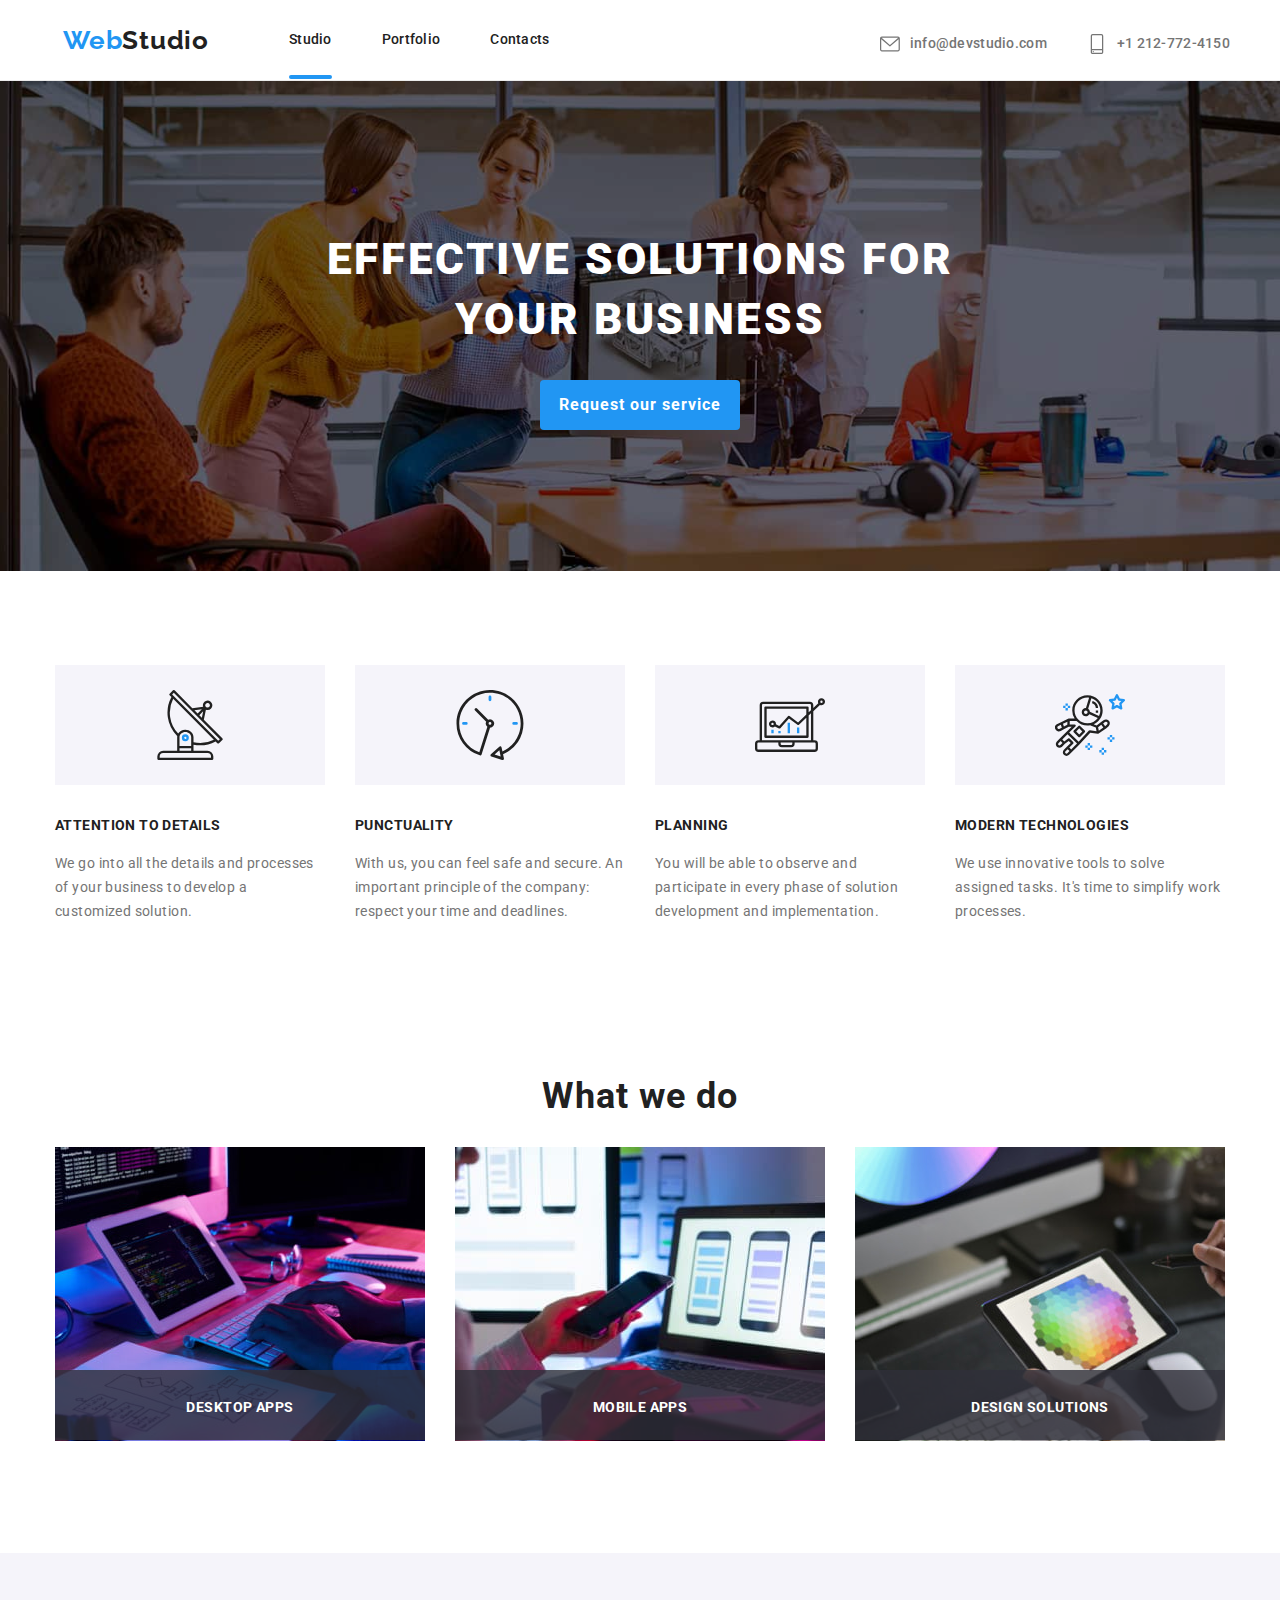
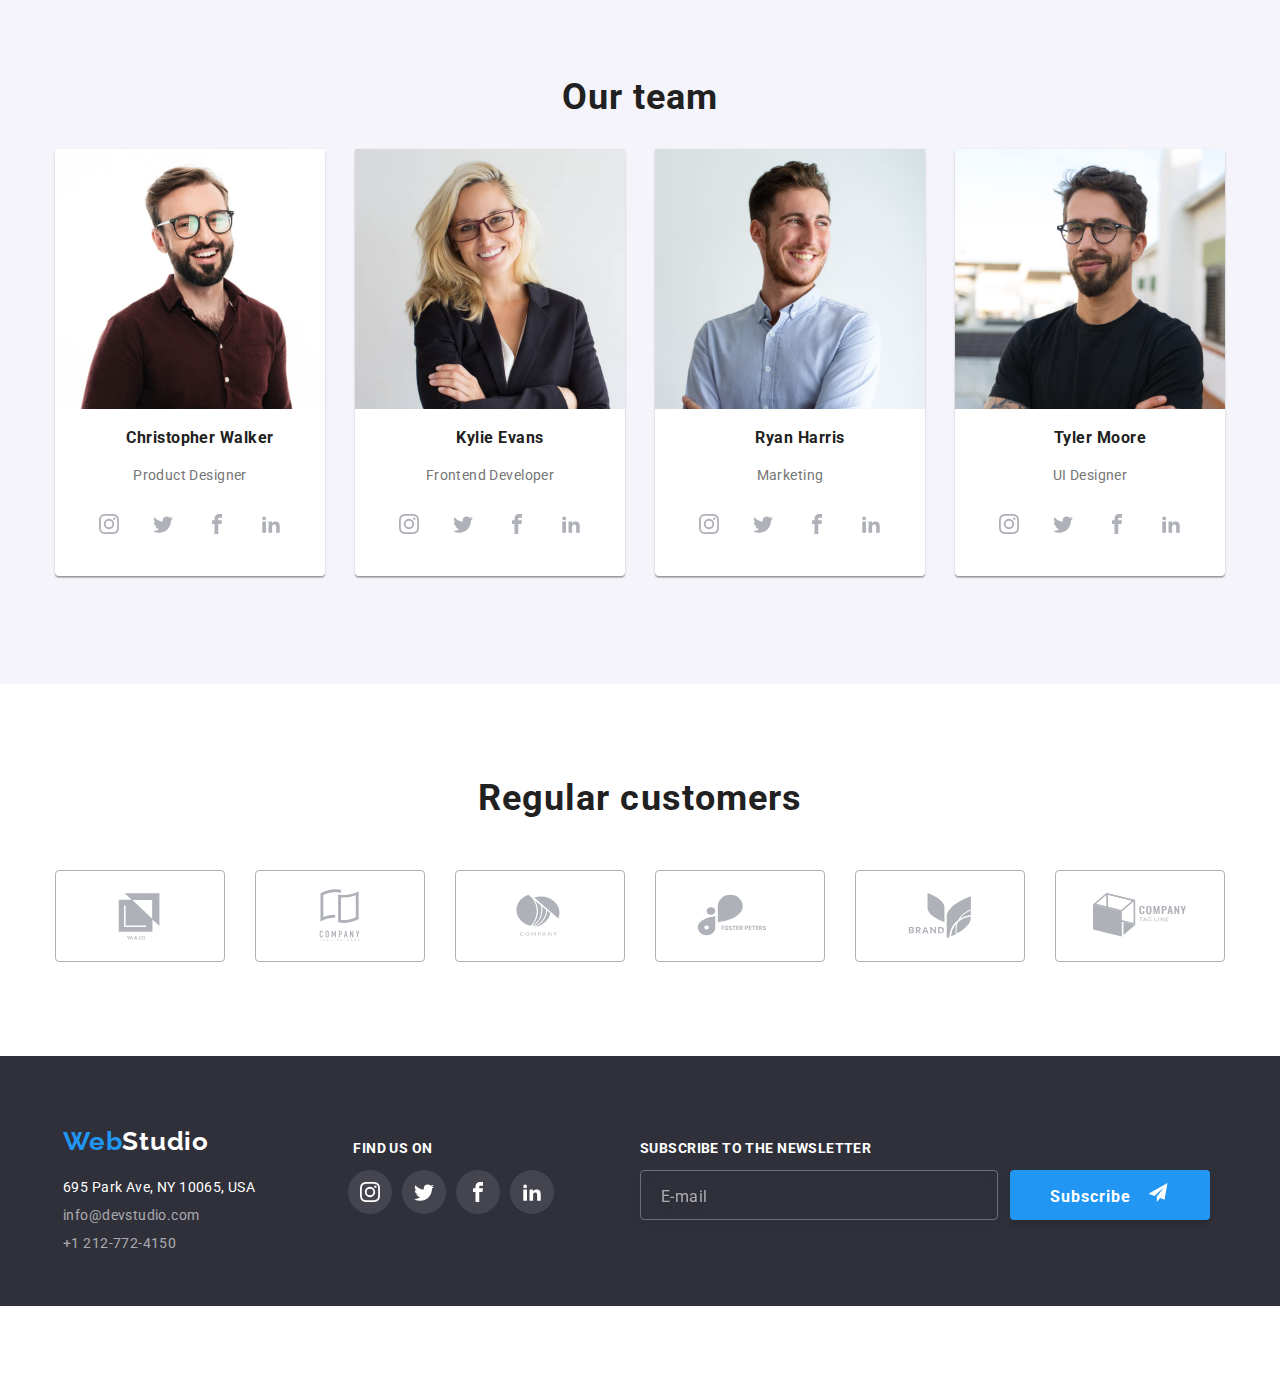
<file: index.html>
<!DOCTYPE html>
<html lang="en">
  <head>
    <meta charset="utf-8" />
    <title>tema pentru acasa #1</title>
    <link
      rel="stylesheet"
      href="https://cdnjs.cloudflare.com/ajax/libs/modern-normalize/1.0.0/modern-normalize.min.css"
    />
    <link rel="stylesheet" href="./css/styles.css" />
    <link rel="preconnect" href="https://fonts.googleapis.com" />
    <link rel="preconnect" href="https://fonts.gstatic.com" crossorigin />
    <link
      href="https://fonts.googleapis.com/css2?family=Raleway:wght@700&family=Roboto:wght@400;500;700;900&display=swap"
      rel="stylesheet"
    />
  </head>
  <body>
    <div class="header-border">
      <header class="page-header">
          <a class="webstudio-header" href="#">Web</a>
          <nav class="header-navigation">
              <ul class="header-navigation__list">
                <li class="navigation-list__item">
                  <a class="navigation-list__link active--link" href="./index.html">Studio</a>
                </li>
                <li class="navigation-list__item">
                  <a class="navigation-list__link" href="./portfolio.html">Portfolio</a>
                </li>
                <li class="navigation-list__item">
                  <a class="navigation-list__link" href="Contacts">Contacts</a>
                </li>
              </ul>
          </nav>
      <div>
        <ul class="header-contact-details__list">
          <li class="header-contact-details__item">
            <a class="header-contact-details__link" href="mailto:info@devstudio.com"
              ><svg class="header-contact-details__icon" width="20px" height="20px"><use xlink:href="./images/icons.svg#icon-envelope"></use></svg>info@devstudio.com</a
            >
          </li>
          <li class="header-contact-details__item">
            <a class="header-contact-details__link" href="tel:+1212-772-4150"
              ><svg class="header-contact-details__icon" width="20px" height="20px"><use xlink:href="./images/icons.svg#icon-smartphone"></use></svg>+1 212-772-4150</a
            >
          </li>
        </ul>
      </div>
      </header>
      </div>
      <main>
        <section class="first-section">
          <div class="container">
          <h1>Effective solutions for your business</h1></div>
          <button data-modal-open class="request-button" type="button">
            Request our service
          </button>
<div class="backdrop is-hidden" data-modal>
  <div class="modal">
    <button data-modal-close class="close"><svg width="11px" height="11px" class="close-button"><use xlink:href="./images/icons.svg#icon-Vector-5"></use></svg></button>
     <form name="contact-form">
      <div class="form-container">
    <p class="form-title">Leave your information and we'll call you back</p>
    <label>Name<input class="input-box" type="text" name="name"/><svg class="modal-icons" width="12px" height="12px"><use xlink:href="./images/icons.svg#icon-Vector-6"></use></svg></label>
    <label>Telephone<input class="input-box" type="tel" name="telephone"/><svg class="modal-icons"  width="12px" height="12px"><use xlink:href="./images/icons.svg#icon-Vector-8"></use></svg></label>
    <label>E-mail<input class="input-box" type="email" name="email"/><svg class="modal-icons"  width="12px" height="12px"><use xlink:href="./images/icons.svg#icon-Vector-7"></use></svg></label>
    <label>Comments<textarea class="input-box-text" name="feedback" class="modal-icons" placeholder="Enter the text"></textarea></label>
    </div>
    <label class="checkbox-button"><input class="checkbox" type="checkbox" name="checkbox"/><span class="replaced-checkbox"><svg class="checkbox-mark" width="12px" height="12px"><use xlink:href="./images/icons.svg#icon-Vector-9"></use></svg></span><p class="terms-text">
    I agree with the letter and accept the <a class="terms" href="#">Terms and Conditions</a></p></label>
  <button type="button" class="form-button">Send</button>
  </form>
  </div>
</div>
        </section>
        <div>
        <div class="container">
          <section class="section-icons">
            <div>
              <ul class="section-icons__list">
                <li class="section-icons__item"><svg width="70px" height="70px"><use xlink:href="./images/icons.svg#icon-antenna-1"></use></svg></li>
                <li class="section-icons__item"><svg width="70px" height="70px"><use xlink:href="./images/icons.svg#icon-clock-1"></use></svg></li>
                <li class="section-icons__item"><svg width="70px" height="70px"><use xlink:href="./images/icons.svg#icon-diagram-1"></use></svg></li>
                <li class="section-icons__item"><svg width="70px" height="70px"><use xlink:href="./images/icons.svg#icon-astronaut-1"></use></svg></li>
              </ul>
            </div>
            <div class="container">
            <ul class="values__list">
              <li class="values__item">
                <h4 class="values-title">Attention to details</h4>
                <p class="values-description">
                  We go into all the details and processes of your business to
                  develop a customized solution.
                </p>
              </li>
              <li class="values__item">
                <h4 class="values-title">Punctuality</h4>
                <p class="values-description">
                  With us, you can feel safe and secure. An important principle
                  of the company: respect your time and deadlines.
                </p>
              </li>
              <li class="values__item">
                <h4 class="values-title">Planning</h4>
                <p class="values-description">
                  You will be able to observe and participate in every phase of
                  solution development and implementation.
                </p>
              </li>
              <li class="values__item">
                <h4 class="values-title">Modern technologies</h4>
                <p class="values-description">
                  We use innovative tools to solve assigned tasks. It's time to
                  simplify work processes.
                </p>
              </li>
            </ul>
          </section>
          </div>
        </div>
        <section class="third-section">
          <h2>What we do</h2>
          <ul class="activities__list">
            <li class="activities__item">
              <div class="activity-container">
                <p class="activity-description">Desktop apps</p>
                </div>
              <img
                src="images/img(7).jpg"
                alt="person coding on computer"
                width="370"
              />
            </li>
            
            <li class="activities__item">
              <div class="activity-container">
                <p class="activity-description">Mobile apps</p>
                </div>
              <img
                src="images/img(1)2.jpg"
                alt="person developing a mobile app"
                width="370"
              />
            </li>
            <li class="activities__item">
              <div class="activity-container">
                <p class="activity-description">Design solutions</p>
                </div>
              <img
                src="images/img(2)2.jpg"
                alt="person using a tablet to draw"
                width="370"
              />
            </li>
          </ul>
        </section>
        <section class="fourth-section">
          <h2>Our team</h2>
          <ul class="team__list">
            <li class="team__item">
              <img
                src="./images/CWalker.jpg"
                alt="Christopher Walker"
                width="270"
              />
              <h3>Christopher Walker</h3>
              <p class="job-description">Product Designer</p>
              <div class="social-media-icons">
                <ul class="social-media-icons__list">
                  <li class="social-media-icons__item"><svg width="20px" height="20px"><use xlink:href="./images/icons.svg#icon-instagram"></use></svg></li>
                  <li class="social-media-icons__item"><svg width="20px" height="20px"><use xlink:href="./images/icons.svg#icon-twitter"></use></svg></li>
                  <li class="social-media-icons__item"><svg width="20px" height="20px"><use xlink:href="./images/icons.svg#icon-facebook"></use></svg></li>
                  <li class="social-media-icons__item"><svg width="20px" height="20px"><use xlink:href="./images/icons.svg#icon-linkedin"></use></svg></li>
                </ul>
              </div>
            </li>
            <li class="team__item">
              <img src="./images/KEvans.jpg" alt="Kylie Evans" width="270" />
              <h3>Kylie Evans</h3>
              <p class="job-description">Frontend Developer</p>
              <div class="social-media-icons">
                <ul class="social-media-icons__list">
                  <li class="social-media-icons__item"><svg width="20px" height="20px"><use xlink:href="./images/icons.svg#icon-instagram"></use></svg></li>
                  <li class="social-media-icons__item"><svg width="20px" height="20px"><use xlink:href="./images/icons.svg#icon-twitter"></use></svg></li>
                  <li class="social-media-icons__item"><svg width="20px" height="20px"><use xlink:href="./images/icons.svg#icon-facebook"></use></svg></li>
                  <li class="social-media-icons__item"><svg width="20px" height="20px"><use xlink:href="./images/icons.svg#icon-linkedin"></use></svg></li>
                </ul>
              </div>
            </li>
            <li class="team__item">
              <img src="./images/RHarris.jpg" alt="Ryan Harris" width="270" />
              <h3>Ryan Harris</h3>
              <p class="job-description">Marketing</p>
              <div class="social-media-icons">
                <ul class="social-media-icons__list">
                  <li class="social-media-icons__item"><svg width="20px" height="20px"><use xlink:href="./images/icons.svg#icon-instagram"></use></svg></li>
                  <li class="social-media-icons__item"><svg width="20px" height="20px"><use xlink:href="./images/icons.svg#icon-twitter"></use></svg></li>
                  <li class="social-media-icons__item"><svg width="20px" height="20px"><use xlink:href="./images/icons.svg#icon-facebook"></use></svg></li>
                  <li class="social-media-icons__item"><svg width="20px" height="20px"><use xlink:href="./images/icons.svg#icon-linkedin"></use></svg></li>
                </ul>
              </div>
            </li>
            <li class="team__item">
              <img src="./images/TMore.jpg" alt="Tyler Moore" width="270" />
              <h3>Tyler Moore</h3>
              <p class="job-description">UI Designer</p>
              <div class="social-media-icons">
                <ul class="social-media-icons__list">
                  <li class="social-media-icons__item"><svg width="20px" height="20px"><use xlink:href="./images/icons.svg#icon-instagram"></use></svg></li>
                  <li class="social-media-icons__item"><svg width="20px" height="20px"><use xlink:href="./images/icons.svg#icon-twitter"></use></svg></li>
                  <li class="social-media-icons__item"><svg width="20px" height="20px"><use xlink:href="./images/icons.svg#icon-facebook"></use></svg></li>
                  <li class="social-media-icons__item"><svg width="20px" height="20px"><use xlink:href="./images/icons.svg#icon-linkedin"></use></svg></li>
                </ul>
              </div>
            </li>
          </ul>
        </section>
        <div class="container">
        <section class="customers-icons">
          <h2>Regular customers</h2>
          <ul class="customers-icons__list">
            <li class="customers-icons__item"><svg width="106px" height="60px"><use xlink:href="./images/icons.svg#icon-Logo-6"></use></svg></li>
            <li class="customers-icons__item"><svg width="106px" height="60px"><use xlink:href="./images/icons.svg#icon-Logo-1"></use></svg></li>
             <li class="customers-icons__item"><svg width="106px" height="60px"><use xlink:href="./images/icons.svg#icon-Logo-2"></use></svg></li>
              <li class="customers-icons__item"><svg width="106px" height="60px"><use xlink:href="./images/icons.svg#icon-Logo-3"></use></svg></li>
               <li class="customers-icons__item"><svg width="106px" height="60px"><use xlink:href="./images/icons.svg#icon-Logo-4"></use></svg></li>
                <li class="customers-icons__item"><svg width="106px" height="60px"><use xlink:href="./images/icons.svg#icon-Logo-5"></use></svg></li>
          </ul>
        </section>
        </div>
      </main>
    </div>
      <footer>
        <div class="container">
          <div class="left-side-footer">
          <a class="webstudio-footer" href="#">Web</a>
          <address class="footer-contact">
            <ul class="footer-contact__list">
              <li class="footer-contact__item">
                <a id="address" href="">695 Park Ave, NY 10065, USA</a>
              </li>
              <li class="footer-contact__item">
                <a class="footer-contact__link" href="mailto:info@devstudio.com"
                  >info@devstudio.com</a
                >
              </li>
              <li class="footer-contact__item">
                <a class="footer-contact__link" href="tel:+1212-772-4150"
                  >+1 212-772-4150</a
                >
              </li>
            </ul>
          </address>
          </div>
          <div class="right-side-footer">
          <p class="icon-title">Find us on</p>
                <ul class="icons-footer__list">
                  <li class="icons-footer__item"><svg width="20px" height="20px"><use xlink:href="./images/icons.svg#icon-instagram"></use></svg></li>
                  <li class="icons-footer__item"><svg width="20px" height="20px"><use xlink:href="./images/icons.svg#icon-twitter"></use></svg></li>
                  <li class="icons-footer__item"><svg width="20px" height="20px"><use xlink:href="./images/icons.svg#icon-facebook"></use></svg></li>
                  <li class="icons-footer__item"><svg width="20px" height="20px"><use xlink:href="./images/icons.svg#icon-linkedin"></use></svg></li>
                </ul>
           </div>
           <form>
            <div class="footer-subscribe">
            <p class="subscribe-title">Subscribe to the newsletter</p>
            <div class="footer-form">
            <label><input class="subscribe-form" type="email" name="email" placeholder="E-mail"/></label>
            <button class="subscribe-button" type="submit">Subscribe<svg class="subscribe-icon" width="24px" height="24px"><use xlink:href="./images/icons.svg#icon-icon-send"></use></svg></button>
           </form>
           </div>
  </div>
              </div>
              </li>
              </ul>
         </div>
      </footer>
      <script src="modal.js"></script>
  </body>
</html>
</file>
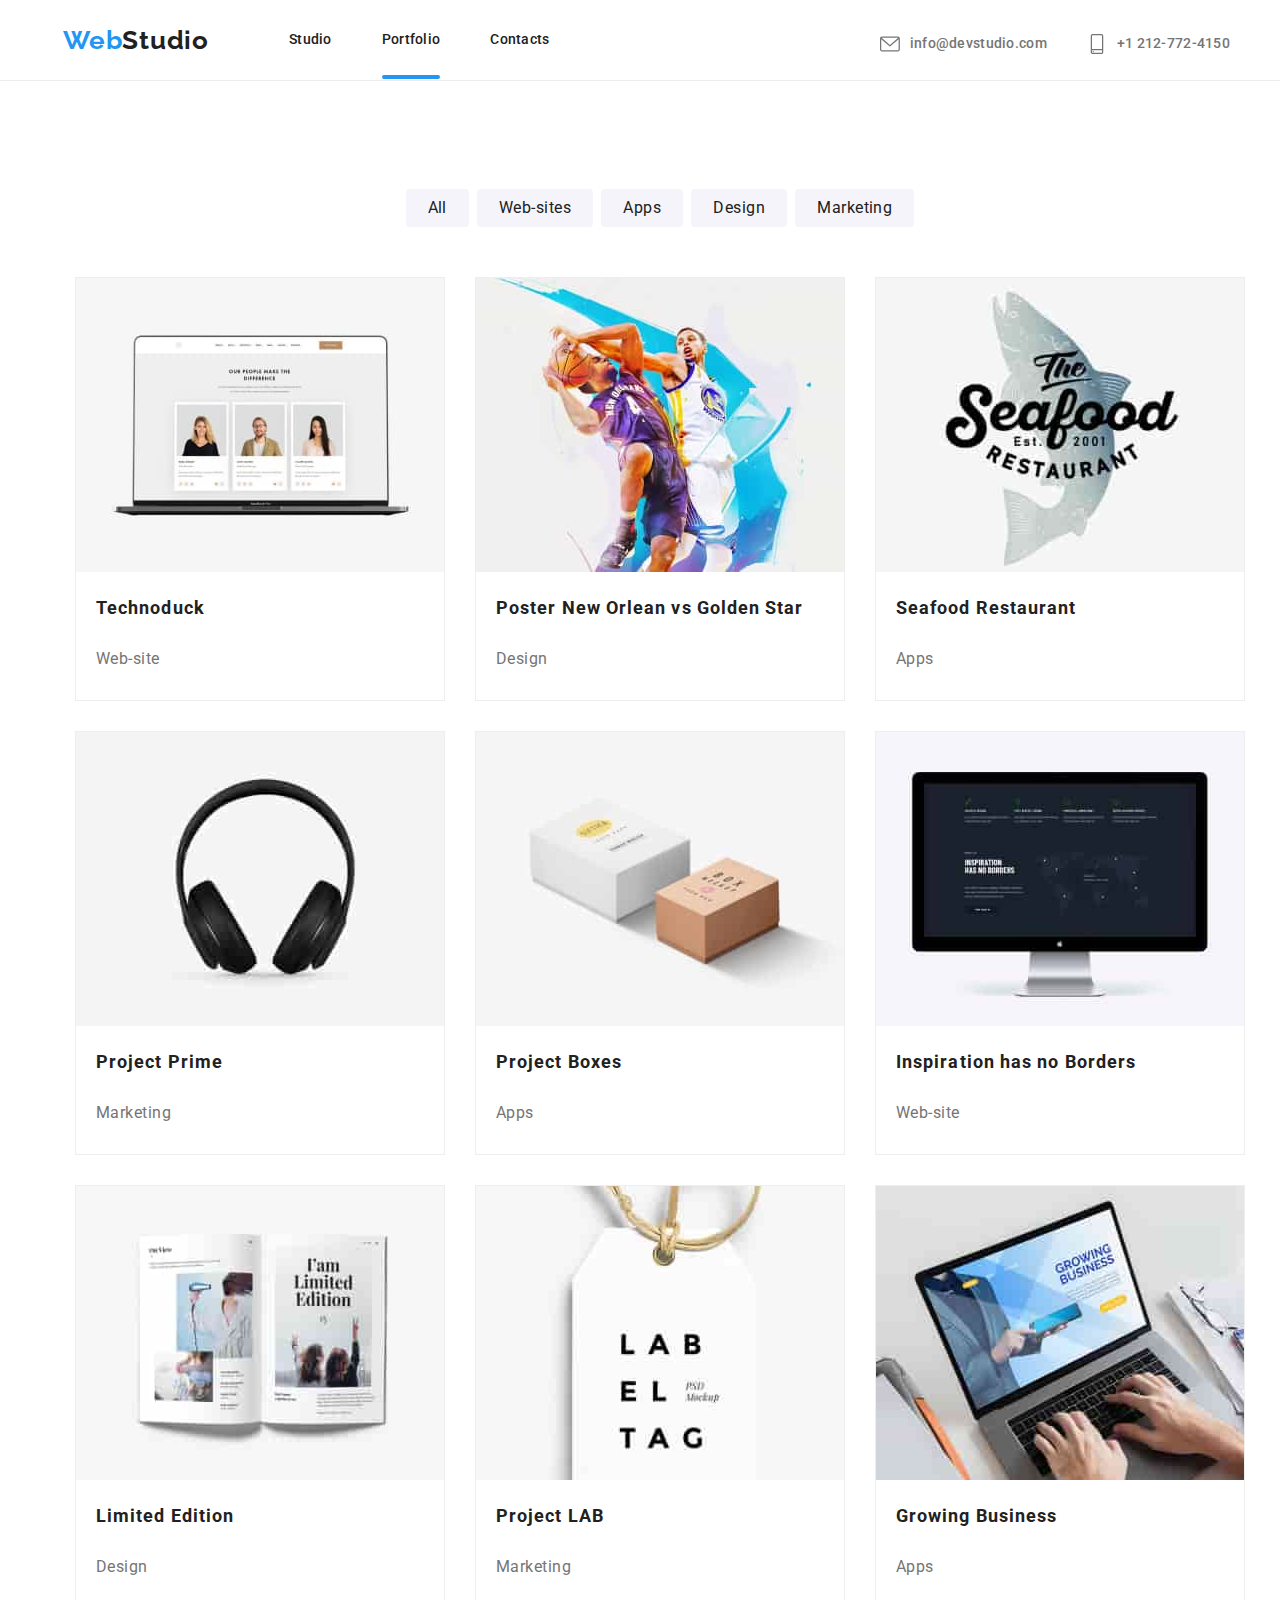
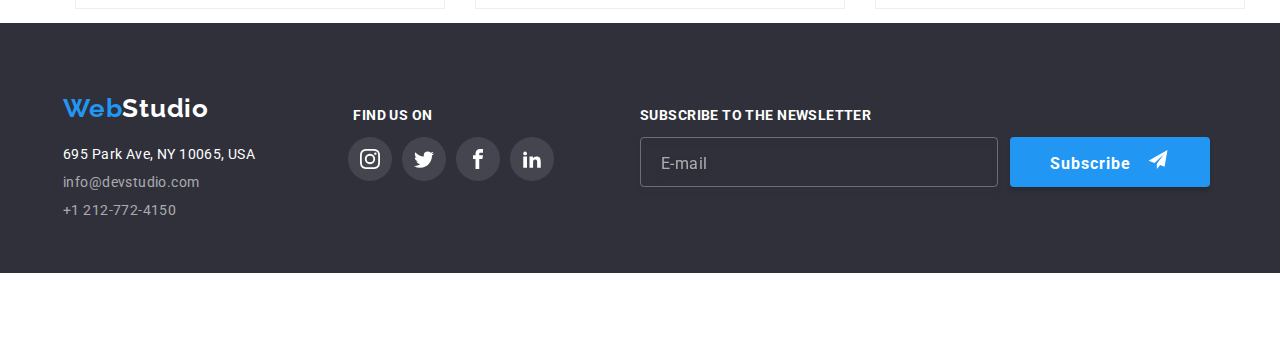
<file: portfolio.html>
<!DOCTYPE html>
<html lang="en">
  <head>
    <meta charset="utf-8" />
    <title>tema pentru acasa #2</title>
    <link
      rel="stylesheet"
      href="https://cdnjs.cloudflare.com/ajax/libs/modern-normalize/1.0.0/modern-normalize.min.css"
    />
    <link rel="stylesheet" href="./css/styles.css" />
    <link rel="preconnect" href="https://fonts.googleapis.com" />
    <link rel="preconnect" href="https://fonts.gstatic.com" crossorigin />
    <link
      href="https://fonts.googleapis.com/css2?family=Raleway:wght@700&family=Roboto:wght@400;500;700;900&display=swap"
      rel="stylesheet"
    />
  </head>
  <body>
    <div class="header-border">
     <header class="page-header">
          <a class="webstudio-header" href="#">Web</a>
          <nav class="header-navigation">
              <ul class="header-navigation__list">
                <li class="navigation-list__item">
                  <a class="navigation-list__link" href="./index.html">Studio</a>
                </li>
                <li class="navigation-list__item">
                  <a class="navigation-list__link active--link" href="./portfolio.html">Portfolio</a>
                </li>
                <li class="navigation-list__item">
                  <a class="navigation-list__link" href="Contacts">Contacts</a>
                </li>
              </ul>
          </nav>
      <div>
        <ul class="header-contact-details__list">
          <li class="header-contact-details__item">
            <a class="header-contact-details__link" href="mailto:info@devstudio.com"
              ><svg class="header-contact-details__icon" width="20px" height="20px"><use xlink:href="./images/icons.svg#icon-envelope"></use></svg>info@devstudio.com</a
            >
          </li>
          <li class="header-contact-details__item">
            <a class="header-contact-details__link" href="tel:+1212-772-4150"
              ><svg class="header-contact-details__icon" width="20px" height="20px"><use xlink:href="./images/icons.svg#icon-smartphone"></use></svg>+1 212-772-4150</a
            >
          </li>
        </ul>
      </div>
      </header>
      </div>
    <main>
      <div class="container buttons">
        <ul class="buttons__list">
          <li><button class="buttons__item" type="button">All</button></li>
          <li><button class="buttons__item" type="button">Web-sites</button></li>
          <li><button class="buttons__item" type="button">Apps</button></li>
          <li><button class="buttons__item" type="button">Design</button></li>
          <li><button class="buttons__item" type="button">Marketing</button></li>
        </ul>
      </div>
      <section class="section cards">
        <ul class="cards__list">
          <li class="cards__item">
            <div class="cards-list-1">
              <div class="overlay">Technoduck is a state-of-the-art coronavirus distribution platform. Companies use this platform for digital espionage and attacks on competitors' secure servers.</div>
            <img
              class="card-image"
              src="./images/laptop.jpg"
              alt="laptop"
              width="370"
            />
            </div>
            <div class="cards-list-2">
            <h3 class="card-title">Technoduck</h3>
            <p class="card-description">Web-site</p>
            </div>
          </li>
          <li class="cards__item">
            <div class="cards-list-1">
              <div class="overlay">Technoduck is a state-of-the-art coronavirus distribution platform. Companies use this platform for digital espionage and attacks on competitors' secure servers.</div>
            <img
              class="card-image"
              src="./images/basketball.jpg"
              alt="basketball players"
              width="370"
            /></div>
            <div class="cards-list-2">
            <h3 class="card-title">Poster New Orlean vs Golden Star</h3>
            <p class="card-description">Design</p>
            </div>
          </li>
          <li class="cards__item">
            <div class="cards-list-1">
              <div class="overlay">Technoduck is a state-of-the-art coronavirus distribution platform. Companies use this platform for digital espionage and attacks on competitors' secure servers.</div>
            <img
              class="card-image"
              src="./images/print.jpg"
              alt="restaurant name"
              width="370"
            /></div>
             <div class="cards-list-2">
            <h3 class="card-title">Seafood Restaurant</h3>
            <p class="card-description">Apps</p>
            </div>
          </li>
          <li class="cards__item">
            <div class="cards-list-1">
              <div class="overlay">Technoduck is a state-of-the-art coronavirus distribution platform. Companies use this platform for digital espionage and attacks on competitors' secure servers.</div>
            <img
              class="card-image"
              src="./images/headphones.jpg"
              alt="headphones"
              width="370"
            /></div>
            <div class="cards-list-2">
            <h3 class="card-title">Project Prime</h3>
            <p class="card-description">Marketing</p>
            </div>
          </li>
          <li class="cards__item">
             <div class="cards-list-1">
              <div class="overlay">Technoduck is a state-of-the-art coronavirus distribution platform. Companies use this platform for digital espionage and attacks on competitors' secure servers.</div>
            <img
              class="card-image"
              src="./images/box.jpg"
              alt="Boxes"
              width="370"
            /></div>
            <div class="cards-list-2">
            <h3 class="card-title">Project Boxes</h3>
            <p class="card-description">Apps</p>
             </div>
          </li>
          <li class="cards__item">
             <div class="cards-list-1">
              <div class="overlay">Technoduck is a state-of-the-art coronavirus distribution platform. Companies use this platform for digital espionage and attacks on competitors' secure servers.</div>
            <img
              class="card-image"
              src="./images/pc.jpg"
              alt="computer"
              width="370"
            /></div>
            <div class="cards-list-2">
            <h3 class="card-title">Inspiration has no Borders</h3>
            <p class="card-description">Web-site</p>
            </div>
          </li>
          <li class="cards__item">
            <div class="cards-list-1">
              <div class="overlay">Technoduck is a state-of-the-art coronavirus distribution platform. Companies use this platform for digital espionage and attacks on competitors' secure servers.</div>
            <img
              class="card-image"
              src="./images/magazine.jpg"
              alt="magazine"
              width="370"
            /></div>
            <div class="cards-list-2">
            <h3 class="card-title">Limited Edition</h3>
            <p class="card-description">Design</p>
            </div>
          </li>
          <li class="cards__item">
             <div class="cards-list-1">
              <div class="overlay">Technoduck is a state-of-the-art coronavirus distribution platform. Companies use this platform for digital espionage and attacks on competitors' secure servers.</div>
            <img
              class="card-image"
              src="./images/label.jpg"
              alt="label"
              width="370"
            /></div>
            <div class="cards-list-2">
            <h3 class="card-title">Project LAB</h3>
            <p class="card-description">Marketing</p>
            </div>
          </li>
          <li class="cards__item">
            <div class="cards-list-1">
              <div class="overlay">Technoduck is a state-of-the-art coronavirus distribution platform. Companies use this platform for digital espionage and attacks on competitors' secure servers.</div>
            <img
              class="card-image"
              src="./images/typing.jpg"
              alt="typing on laptop"
              width="370"
            /></div>
            <div class="cards-list-2">
            <h3 class="card-title">Growing Business</h3>
            <p class="card-description">Apps</p>
            </div>
          </li>
        </ul>
        </div>
      </section>
    </main>
   <footer>
        <div class="container">
          <div class="left-side-footer">
          <a class="webstudio-footer" href="#">Web</a>
          <address class="footer-contact">
            <ul class="footer-contact__list">
              <li class="footer-contact__item">
                <a id="address" href="">695 Park Ave, NY 10065, USA</a>
              </li>
              <li class="footer-contact__item">
                <a class="footer-contact__link" href="mailto:info@devstudio.com"
                  >info@devstudio.com</a
                >
              </li>
              <li class="footer-contact__item">
                <a class="footer-contact__link" href="tel:+1212-772-4150"
                  >+1 212-772-4150</a
                >
              </li>
            </ul>
          </address>
          </div>
          <div class="right-side-footer">
          <p class="icon-title">Find us on</p>
                <ul class="icons-footer__list">
                  <li class="icons-footer__item"><svg width="20px" height="20px"><use xlink:href="./images/icons.svg#icon-instagram"></use></svg></li>
                  <li class="icons-footer__item"><svg width="20px" height="20px"><use xlink:href="./images/icons.svg#icon-twitter"></use></svg></li>
                  <li class="icons-footer__item"><svg width="20px" height="20px"><use xlink:href="./images/icons.svg#icon-facebook"></use></svg></li>
                  <li class="icons-footer__item"><svg width="20px" height="20px"><use xlink:href="./images/icons.svg#icon-linkedin"></use></svg></li>
                </ul>
           </div>
           <form>
            <div class="footer-subscribe">
            <p class="subscribe-title">Subscribe to the newsletter</p>
            <div class="footer-form">
            <label><input class="subscribe-form" type="email" name="email" placeholder="E-mail"/></label>
            <button class="subscribe-button" type="submit">Subscribe<svg class="subscribe-icon" width="24px" height="24px"><use xlink:href="./images/icons.svg#icon-icon-send"></use></svg></button>
           </form>
           </div>
  </div>
              </div>
              </li>
              </ul>
         </div>
      </footer>
  </body>
</html>
</file>
<file: css/styles.css>
h1 {
  letter-spacing: 0.06em;
  text-align: center;
  font-weight: 900;
  font-size: 44px;
  line-height: 1.36;
  color: #ffffff;
  text-transform: uppercase;
  padding-top: 50px;
  padding-left: 250px;
  padding-right: 250px;
}
h2 {
  font-weight: 700;
  font-size: 36px;
  line-height: 1.16;
  letter-spacing: 0.03em;
  text-align: center;
  color: #212121;
}

h3 {
  font-weight: 700;
  letter-spacing: 0.03em;
  text-align: center;
  color: #212121;
  padding-left: 20px;
}

h4 {
  font-weight: 700;
  letter-spacing: 0.03em;
  text-transform: uppercase;
  text-align: left;
  color: #212121;
}

p {
  font-style: normal;
  font-weight: 400;
  line-height: 1.71;
  letter-spacing: 0.03em;
  color: #757575;
}

body {
  font-family: "Roboto", sans-serif;
  color: #212121;
  font-style: normal;
  font-weight: 500;
  font-size: 14px;
  line-height: 1.14;
}

footer {
  font-weight: 400;
  background: #2f303a;
  height: 250px;
  width: 100%;
  margin: 0 auto;
}
ul {
  list-style: none;
}

.header-contact-details__icon {
  margin-right: 10px;
}
.header-border {
  width: 100%;
  border-bottom: 1px solid #ececec;
}
.page-header {
  width: 100%;
  background: #ffffff;
  height: 80px;
  display: flex;
  width: 1200px;
  margin: 0 auto;
}
.header-navigation {
  display: flex;
  flex-grow: 1;
}
.header-navigation__list {
  display: flex;
  gap: 50px;
  align-items: center;
  margin-left: 40px;
}
.navigation-list__link {
  letter-spacing: 0.02em;
  color: #212121;
  text-decoration: none;
  transition: color 250ms cubic-bezier(0.4, 0, 0.2, 1);
}
.header-contact-details__list {
  display: flex;
  gap: 30px;
  padding-top: 20px;
}
.header-contact-details__link {
  display: flex;
}
a.header-contact-details__link {
  letter-spacing: 0.02em;
  color: #757575;
  text-decoration: none;
  transition: color 250ms cubic-bezier(0.4, 0, 0.2, 1);
  align-items: center;
}
.webstudio-header,
.webstudio-footer {
  color: #2196f3;
  text-decoration: none;
  font-family: "Raleway";
  font-weight: 700;
  font-size: 26px;
  line-height: 1.93;
  letter-spacing: 0.03em;
  margin-left: 23px;
}

.navigation-list__link.activities__list,
.header-contact-details__link:hover,
.header-contact-details__link:focus,
.navigation-list__link:focus,
.footer-contact__link:hover,
.footer-contact__link:focus,
#address:hover,
#address:focus {
  color: #2196f3;
  cursor: pointer;
}
a.header-contact-details__link:hover,
a.header-contact-details__link:focus {
  fill: #2196f3;
  cursor: pointer;
}
.webstudio-header::after {
  content: "Studio";
  color: #212121;
}
.webstudio-footer::after {
  content: "Studio";
  color: #ffffff;
}
.webstudio-footer {
  margin-bottom: 20px;
}
.webstudio-header {
  align-items: center;
  display: flex;
}
.section-icons {
  padding-bottom: 94px;
  width: 100%;
}
.container {
  width: 1200px;
  margin: 0 auto;
}
.first-section {
  padding-top: 70px;
  background: #2f303a;
  height: 490px;
  width: 100%;
  margin-bottom: 94px;
  text-align: center;
  background-image: url(./../images/team.jpg);
  background-color: rgba(47, 48, 58, 0.4);
  background-blend-mode: multiply;
  background-size: cover;
  background-repeat: no-repeat;
}

.third-section {
  padding-bottom: 94px;
  width: 100%;
  padding-inline-start: 0px;
}
.fourth-section {
  background: #f5f4fa;
  padding-top: 94px;
  padding-bottom: 94px;
  width: 100%;
}

.values-description {
  text-align: left;
  width: 270px;
}

.activities__list,
.team__list,
.values__list {
  display: flex;
  gap: 30px;
  justify-content: center;
  padding-inline-start: 0px;
}
.team__item {
  box-shadow: 0px 1px 3px rgba(0, 0, 0, 0.12), 0px 1px 1px rgba(0, 0, 0, 0.14),
    0px 2px 1px rgba(0, 0, 0, 0.2);
  border-radius: 4px;
  background: #ffffff;
}
.job-description {
  text-align: center;
}

.request-button:hover,
.request-button:focus {
  box-shadow: 0px 4px 4px rgba(0, 0, 0, 0.15);
  cursor: pointer;
}
.request-button {
  font-weight: 700;
  font-size: 16px;
  line-height: 1.87;
  letter-spacing: 0.06em;
  color: #ffffff;
  border: none;
  background: #2196f3;
  border-radius: 4px;
  padding-top: 10px;
  padding-bottom: 10px;
  width: 200px;
  margin: 0 auto;
  transition: box-shadow 250ms cubic-bezier(0.4, 0, 0.2, 1);
}
.buttons__list {
  display: flex;
  justify-content: center;
  gap: 8px;
  margin-bottom: 50px;
  padding-top: 94px;
}
.buttons__item {
  font-size: 16px;
  line-height: 1.62;
  letter-spacing: 0.03em;
  border: none;
  color: #212121;
  background: #f5f4fa;
  border-radius: 4px;
  padding: 6px 22px;
  transition: color, background-color,
    box-shadow 250ms cubic-bezier(0.4, 0, 0.2, 1);
}
.buttons__item:hover,
.buttons__item:focus {
  color: #ffffff;
  background: #2196f3;
  border-radius: 4px;
  box-shadow: 0px 3px 1px rgba(0, 0, 0, 0.1), 0px 1px 2px rgba(0, 0, 0, 0.08),
    0px 2px 2px rgba(0, 0, 0, 0.12);
  cursor: pointer;
}

.cards__list {
  display: grid;
  grid-template-columns: repeat(3, 370px);
  grid-auto-rows: auto;
  grid-gap: 30px;
  justify-content: center;
}

.cards__item {
  box-sizing: border-box;
  border-top: 1px solid #eeeeee;
  border-right: 1px solid #eeeeee;
  border-left: 1px solid #eeeeee;
  border-bottom: 1px solid #eeeeee;
  transition: box-shadow 250ms cubic-bezier(0.4, 0, 0.2, 1);
}

.cards__item:hover {
  box-shadow: 0px 1px 1px rgba(0, 0, 0, 0.12), 0px 4px 4px rgba(0, 0, 0, 0.06),
    1px 4px 6px rgba(0, 0, 0, 0.16);
  cursor: pointer;
}

.card-title {
  font-family: "Roboto";
  font-weight: 700;
  font-size: 18px;
  line-height: 2;
  letter-spacing: 0.06em;
  text-align: left;
}
.card-description {
  color: #757575;
  font-weight: 400;
  font-size: 16px;
  line-height: 1.87;
  letter-spacing: 0.03em;
  padding-left: 20px;
}
#address {
  letter-spacing: 0.03em;
  color: #ffffff;
  font-style: normal;
  text-decoration: none;
  transition: color 250ms cubic-bezier(0.4, 0, 0.2, 1);
}

.footer-contact__item {
  margin-bottom: 12px;
}
.footer-contact__link {
  line-height: 1.14;
  letter-spacing: 0.03em;
  text-decoration: none;
  color: rgba(255, 255, 255, 0.6);
  font-style: normal;
  transition: color 250ms cubic-bezier(0.4, 0, 0.2, 1);
}

.footer-contact__list {
  padding-inline-start: 0px;
  margin-left: 23px;
}
.footer-background {
  background: #2f303a;
  width: 100%;
}
.social-media-icons__list {
  display: flex;
  gap: 10px;
  justify-content: center;
  padding: 0px;
  margin-bottom: 30px;
}
.social-media-icons__item {
  fill: #afb1b8;
  border-radius: 50%;
  display: flex;
  align-items: center;
  width: 44px;
  height: 44px;
  justify-content: center;
  transition: fill, background-color 250ms cubic-bezier(0.4, 0, 0.2, 1);
}

.icon-title {
  color: #ffffff;
  text-transform: uppercase;
  font-weight: 700;
  font-size: 14px;
  line-height: 16px;
  letter-spacing: 0.03em;
  margin-left: 45px;
}
.icons-footer__item {
  fill: #ffffff;
  background-color: rgba(255, 255, 255, 0.1);
  border-radius: 50%;
  display: flex;
  align-items: center;
  width: 44px;
  height: 44px;
  justify-content: center;
  transition: background-color 250ms cubic-bezier(0.4, 0, 0.2, 1);
}
.icons-footer__list {
  display: flex;
  gap: 10px;
  justify-content: center;
}

.footer-items {
  padding-inline-start: 0px;
}
.webstudio-footer-logo {
  padding-bottom: 20px;
}
a.header-contact-details__link {
  margin-right: 10px;
  fill: #757575;
  transition: fill 250ms cubic-bezier(0.4, 0, 0.2, 1);
  align-items: center;
}

.header-contact-details__item {
  display: flex;
  align-items: center;
}
.section-icons__list {
  display: flex;
  justify-content: center;
  gap: 30px;
  padding-inline-start: 0px;
}
.customers-icons__list {
  display: flex;
  justify-content: center;
  align-items: center;
  gap: 30px;
  margin-top: 50px;
  padding-inline-start: 0px;
}
.customers-icons__item {
  box-sizing: border-box;
  border: 1px solid rgba(175, 177, 184, 1);
  border-radius: 4px;
  width: 170px;
  height: 92px;
  display: flex;
  justify-content: center;
  align-items: center;
  padding-inline-start: 0px;
  fill: #afb1b8;
  transition: 250ms cubic-bezier(0.4, 0, 0.2, 1);
}

.icons-footer__item:hover {
  background-color: #2196f3;
  cursor: pointer;
}
.customers-icons__item:hover {
  border: 1px solid #2196f3;
  fill: #2196f3;
  cursor: pointer;
}
.social-media-icons__item:hover {
  background-color: #2196f3;
  border-radius: 50%;
  display: flex;
  justify-content: center;
  align-items: center;
  fill: #ffffff;
  cursor: pointer;
}
.customers-icons {
  margin-top: 94px;
  margin-bottom: 94px;
}
.section-icons__item {
  background: #f5f4fa;
  border: 1px rgba(175, 177, 184, 1);
  width: 270px;
  height: 120px;
  box-sizing: border-box;
  align-items: center;
  display: flex;
  justify-content: center;
  padding-inline-start: 0px;
}
.left-side-footer {
  display: inline-block;
  margin-top: 60px;
  margin-right: 50px;
}
.right-side-footer {
  display: inline-block;
  white-space: nowrap;
  overflow-x: auto;
  margin-bottom: 20px;
}

.modal {
  position: absolute;
  left: 50%;
  top: 50%;
  transform: translate(-50%, -50%);
  width: 528px;
  height: 650px;
  background-color: #ffffff;
  box-shadow: 0px 1px 3px rgba(0, 0, 0, 0.12), 0px 1px 1px rgba(0, 0, 0, 0.14),
    0px 2px 1px rgba(0, 0, 0, 0.2);
  border-radius: 4px;
}

.is-hidden {
  pointer-events: none;
  opacity: 0;
  visibility: hidden;
}
.close {
  float: right;
  border: 1px solid rgba(0, 0, 0, 0.1);
  border-radius: 50%;
  padding-left: 10px;
  padding-right: 10px;
  padding-bottom: 10px;
  padding-top: 8px;
  width: 30px;
  height: 30px;
  background: #ffffff;
  transition: fill 250ms cubic-bezier(0.4, 0, 0.2, 1);
}
.close:hover,
.close:focus {
  text-decoration: none;
  cursor: pointer;
  fill: #2196f3;
}
.backdrop {
  position: fixed;
  top: 0;
  right: 0;
  bottom: 0;
  left: 0;
  background-color: rgba(0, 0, 0, 0.2);
  opacity: 1;
  transition: opacity 250ms cubic-bezier(0.4, 0, 0.2, 1);
}

.cards-list-2 {
  height: 110px;
}
.cards-list-1 {
  height: 294px;
  overflow: hidden;
  position: relative;
}

.overlay {
  height: 294px;
  width: 370px;
  position: absolute;
  background: rgba(33, 150, 243, 0.9);
  transform: translateY(101%);
  transition: transform 250ms linear;
  font-family: "Roboto";
  font-weight: 400;
  font-size: 18px;
  line-height: 28px;
  letter-spacing: 0.03em;
  padding: 60px 30px;
  color: #ffffff;
}

.cards-list-1:hover .overlay {
  transform: translateY(0px);
}

.activity-description {
  font-weight: 700;
  line-height: 16px;
  text-align: center;
  letter-spacing: 0.03em;
  text-transform: uppercase;
  color: #ffffff;
  padding-top: 15px;
}
.activity-container {
  position: absolute;
  width: 370px;
  height: 70px;
  background: rgba(47, 48, 58, 0.8);
  top: 1370px;
}
.navigation-list__item .active--link {
  position: relative;
}
.navigation-list__item .active--link::after {
  content: "";
  border: 2px solid #2196f3;
  width: 100%;
  position: absolute;
  bottom: -32px;
  border-radius: 4px;
  visibility: visible;
  left: 0;
}
label,
input,
textarea {
  text-align: left;
  display: block;
  transition: fill border 250ms cubic-bezier(0.4, 0, 0.2, 1);
}
label {
  margin-bottom: 20px;
  font-weight: 400;
  font-size: 12px;
  line-height: 14px;
  letter-spacing: 0.01em;
  color: #757575;
}
input,
textarea {
  box-sizing: border-box;
  border: 1px solid rgba(33, 33, 33, 0.2);
  border-radius: 4px;
}
input {
  padding-left: 30px;
}

text-area {
  width: 448px;
  height: 120px;
}
.form-button {
  background: #2196f3;
  box-shadow: 0px 4px 4px rgba(0, 0, 0, 0.15);
  border-radius: 4px;
  padding: 10px 80px;
  font-weight: 700;
  font-size: 16px;
  line-height: 30px;
  letter-spacing: 0.06em;
  border: none;
  color: #ffffff;
  cursor: pointer;
}
.form-title {
  font-weight: 700;
  font-size: 20px;
  line-height: 23px;
  text-align: center;
  letter-spacing: 0.03em;
  color: #212121;
}
.form-container {
  margin: auto;
  width: 450px;
}
.checkbox-button {
  display: flex;
  justify-content: center;
  flex-direction: row;
}
.input-box {
  width: 448px;
  height: 40px;
  margin-top: 4px;
}

.input-box-text {
  width: 448px;
  height: 120px;
  margin-top: 4px;
}
textarea::placeholder {
  font-size: 12px;
  line-height: 14px;
  letter-spacing: 0.01em;
  color: rgba(117, 117, 117, 0.5);
  position: relative;
  left: 16px;
  top: 12px;
}
.terms {
  color: rgba(33, 150, 243, 1);
}

.footer-form {
  display: flex;
}
.footer-subscribe {
  position: relative;
  left: 600px;
  top: -140px;
}
.subscribe-title {
  font-family: "Roboto";
  font-weight: 700;
  line-height: 16px;
  letter-spacing: 0.03em;
  text-transform: uppercase;
  color: #ffffff;
}
.subscribe-form {
  box-sizing: border-box;
  width: 358px;
  height: 50px;
  border: 1px solid rgba(255, 255, 255, 0.3);
  filter: drop-shadow(0px 4px 4px rgba(0, 0, 0, 0.15));
  border-radius: 4px;
  background-color: transparent;
}
.subscribe-form::placeholder {
  font-size: 16px;
  line-height: 20px;
  font-weight: 400;
  letter-spacing: 0.03em;
  color: rgba(255, 255, 255, 0.6);
  position: relative;
  left: -10px;
  top: 3px;
}
.subscribe-button {
  background: #2196f3;
  box-shadow: 0px 4px 4px rgba(0, 0, 0, 0.15);
  border-radius: 4px;
  width: 200px;
  height: 50px;
  font-weight: 700;
  font-size: 16px;
  line-height: 30px;
  text-align: center;
  letter-spacing: 0.06em;
  color: #ffffff;
  border: none;
  margin-left: 12px;
}
.subscribe-icon {
  margin-left: 15px;
  padding-top: 5px;
}
.modal-icons {
  position: relative;
  bottom: 25px;
  left: 10px;
}
input:hover {
  border: 1px solid #2196f3;
  cursor: pointer;
}
textarea:hover {
  cursor: pointer;
  border: 1px solid #2196f3;
}
label:hover {
  fill: #2196f3;
}
.replaced-checkbox {
  margin-top: 17px;
  width: 16px;
  height: 15px;
  border-radius: 2px;
  border: 2px solid black;
  margin-right: 10px;
}

.terms-text {
  font-weight: 400;
  font-size: 14px;
  line-height: 24px;
  letter-spacing: 0.03em;
  color: #757575;
}
.checkbox {
  visibility: hidden;
}
.checkbox:checked + .replaced-checkbox {
  background: #2196f3;
  border-color: #2196f3;
}
.checkbox-mark {
  position: static;
  top: -2px;
  fill: #ffffff;
}
</file>
